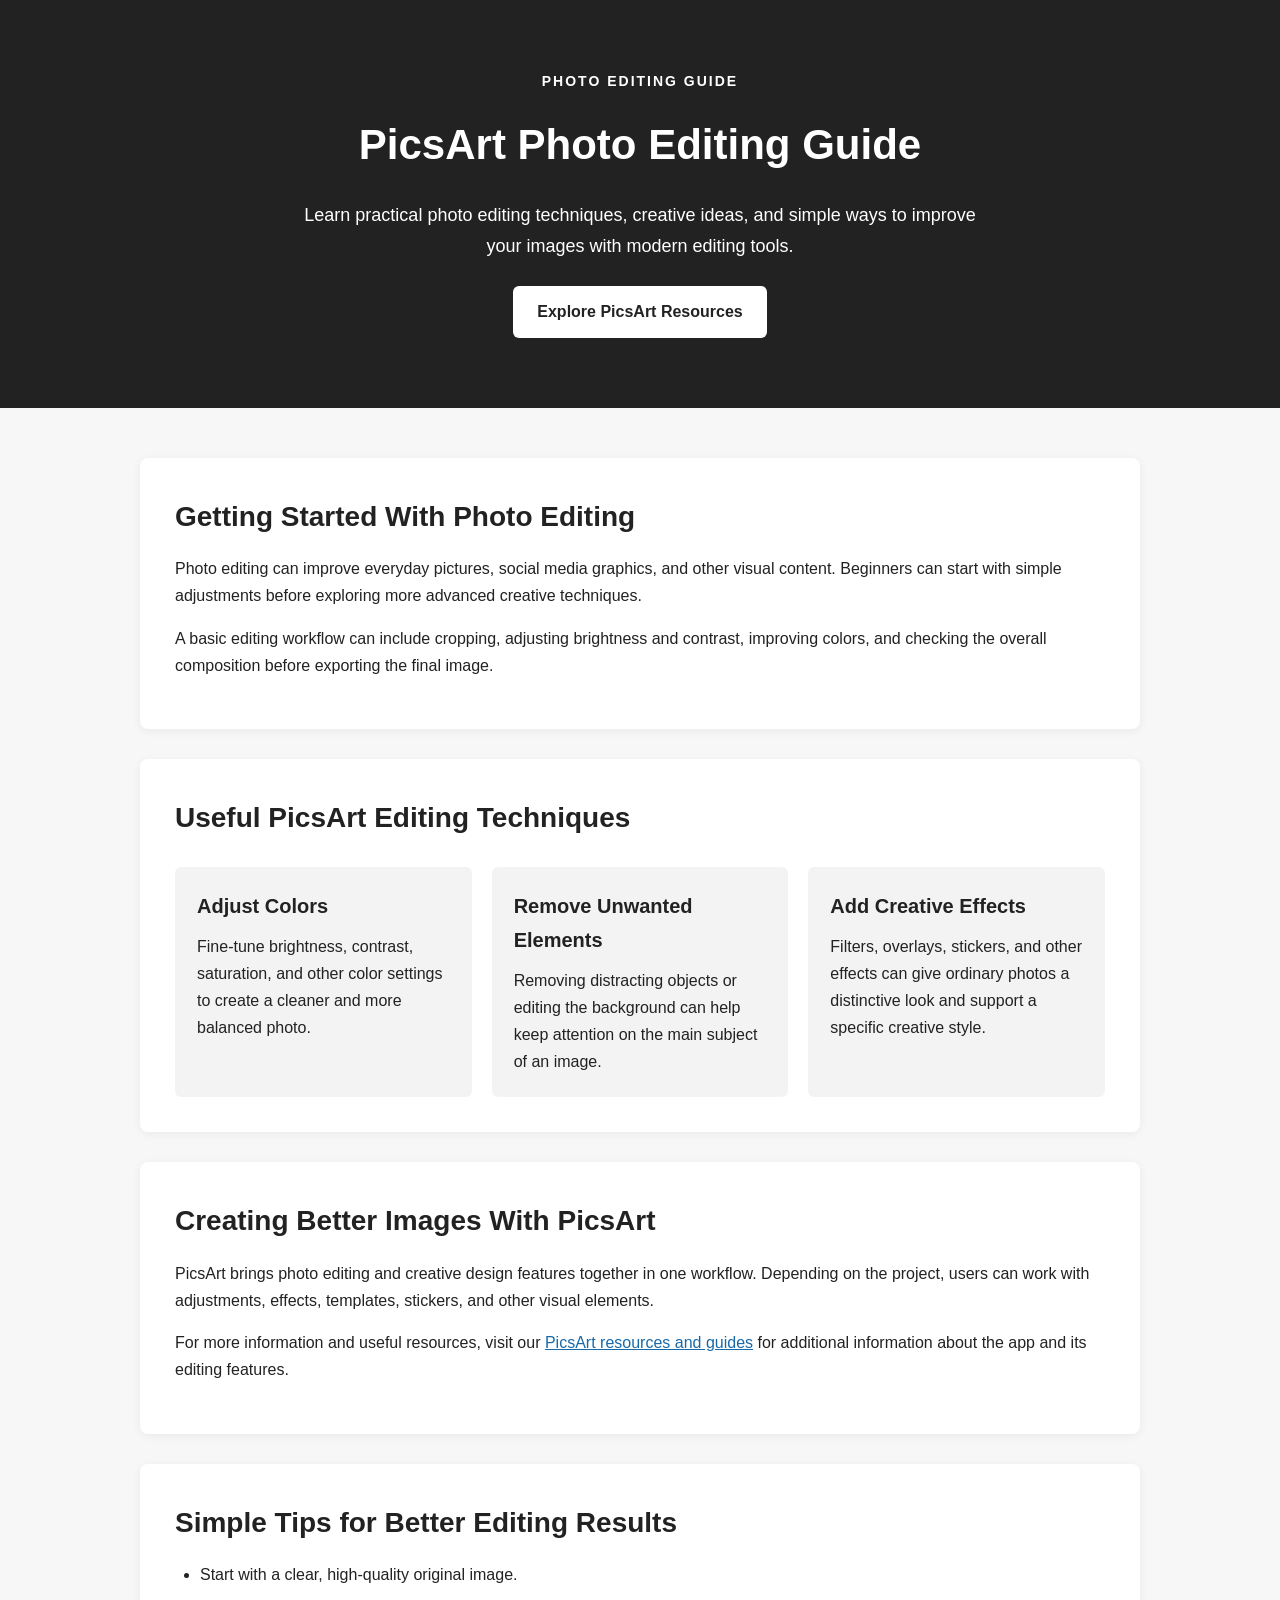
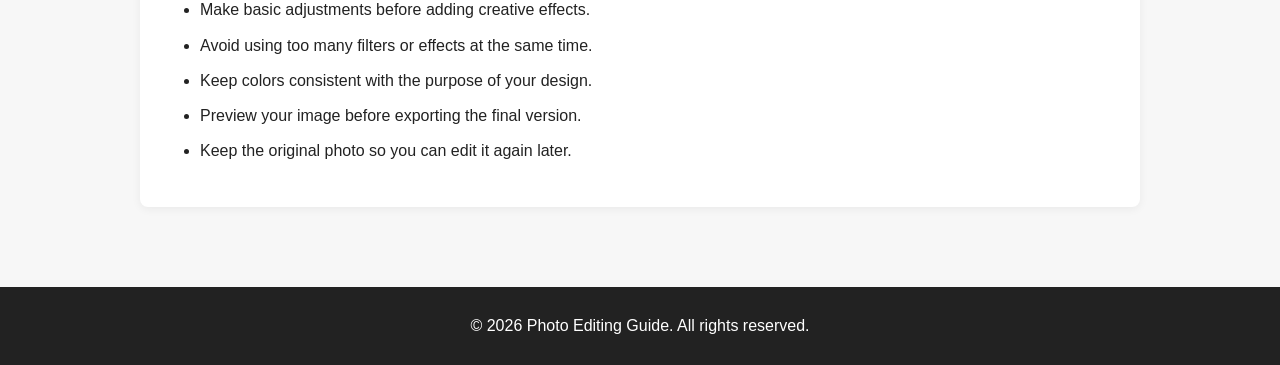
<file: index.html>
<!DOCTYPE html>

<html lang="en">
<head>
  <meta charset="UTF-8">
  <meta name="viewport" content="width=device-width, initial-scale=1.0">
  <title>PicsArt Photo Editing Guide – Tips & Creative Ideas</title>
  <meta name="description" content="Learn practical PicsArt photo editing tips, creative techniques, effects, and simple ways to improve your photos.">
  <link rel="stylesheet" href="style.css">
</head>

<body>

  <header class="hero">
    <div class="container">
      <p class="tagline">PHOTO EDITING GUIDE</p>

  <h1>PicsArt Photo Editing Guide</h1>

  <p class="intro">
    Learn practical photo editing techniques, creative ideas, and simple ways to improve your images with modern editing tools.
  </p>

  <a href="https://picsartmodl.com/" class="button">Explore PicsArt Resources</a>
</div>

  </header>

  <main class="container">

<section class="content-section">
  <h2>Getting Started With Photo Editing</h2>

  <p>
    Photo editing can improve everyday pictures, social media graphics, and other visual content. Beginners can start with simple adjustments before exploring more advanced creative techniques.
  </p>

  <p>
    A basic editing workflow can include cropping, adjusting brightness and contrast, improving colors, and checking the overall composition before exporting the final image.
  </p>
</section>

<section class="content-section">
  <h2>Useful PicsArt Editing Techniques</h2>

  <div class="cards">

    <article class="card">
      <h3>Adjust Colors</h3>
      <p>
        Fine-tune brightness, contrast, saturation, and other color settings to create a cleaner and more balanced photo.
      </p>
    </article>

    <article class="card">
      <h3>Remove Unwanted Elements</h3>
      <p>
        Removing distracting objects or editing the background can help keep attention on the main subject of an image.
      </p>
    </article>

    <article class="card">
      <h3>Add Creative Effects</h3>
      <p>
        Filters, overlays, stickers, and other effects can give ordinary photos a distinctive look and support a specific creative style.
      </p>
    </article>

  </div>
</section>

<section class="content-section">
  <h2>Creating Better Images With PicsArt</h2>

  <p>
    PicsArt brings photo editing and creative design features together in one workflow. Depending on the project, users can work with adjustments, effects, templates, stickers, and other visual elements.
  </p>

  <p>
    For more information and useful resources, visit our
    <a href="https://picsartmodl.com/">PicsArt resources and guides</a>
    for additional information about the app and its editing features.
  </p>
</section>

<section class="content-section">
  <h2>Simple Tips for Better Editing Results</h2>

  <ul>
    <li>Start with a clear, high-quality original image.</li>
    <li>Make basic adjustments before adding creative effects.</li>
    <li>Avoid using too many filters or effects at the same time.</li>
    <li>Keep colors consistent with the purpose of your design.</li>
    <li>Preview your image before exporting the final version.</li>
    <li>Keep the original photo so you can edit it again later.</li>
  </ul>
</section>

  </main>

  <footer>
    <div class="container">
      <p>&copy; 2026 Photo Editing Guide. All rights reserved.</p>
    </div>
  </footer>

</body>
</html>
</file>
<file: style.css>
* {
  box-sizing: border-box;
  margin: 0;
  padding: 0;
}

body {
  font-family: Arial, Helvetica, sans-serif;
  line-height: 1.7;
  color: #222;
  background: #f7f7f7;
}

.container {
  width: 90%;
  max-width: 1000px;
  margin: 0 auto;
}

.hero {
  background: #222;
  color: #fff;
  text-align: center;
  padding: 70px 20px;
}

.tagline {
  font-size: 14px;
  font-weight: bold;
  letter-spacing: 2px;
  margin-bottom: 15px;
}

.hero h1 {
  font-size: 42px;
  margin-bottom: 20px;
}

.intro {
  max-width: 700px;
  margin: 0 auto 25px;
  font-size: 18px;
}

.button {
  display: inline-block;
  padding: 12px 24px;
  background: #fff;
  color: #222;
  text-decoration: none;
  border-radius: 6px;
  font-weight: bold;
}

.button:hover {
  opacity: 0.9;
}

main {
  padding: 50px 0;
}

.content-section {
  background: #fff;
  margin-bottom: 30px;
  padding: 35px;
  border-radius: 8px;
  box-shadow: 0 2px 10px rgba(0, 0, 0, 0.06);
}

.content-section h2 {
  margin-bottom: 15px;
  font-size: 28px;
}

.content-section h3 {
  margin-bottom: 10px;
  font-size: 20px;
}

.content-section p {
  margin-bottom: 15px;
}

.cards {
  display: grid;
  grid-template-columns: repeat(3, 1fr);
  gap: 20px;
  margin-top: 25px;
}

.card {
  padding: 22px;
  background: #f3f3f3;
  border-radius: 6px;
}

.card p {
  margin-bottom: 0;
}

.content-section ul {
  padding-left: 25px;
}

.content-section li {
  margin-bottom: 8px;
}

a {
  color: #1769aa;
}

footer {
  background: #222;
  color: #fff;
  text-align: center;
  padding: 25px 15px;
}

footer p {
  margin: 0;
}

@media (max-width: 700px) {
  .hero h1 {
    font-size: 32px;
  }

  .intro {
    font-size: 16px;
  }

  .cards {
    grid-template-columns: 1fr;
  }

  .content-section {
    padding: 25px;
  }
}
</file>
